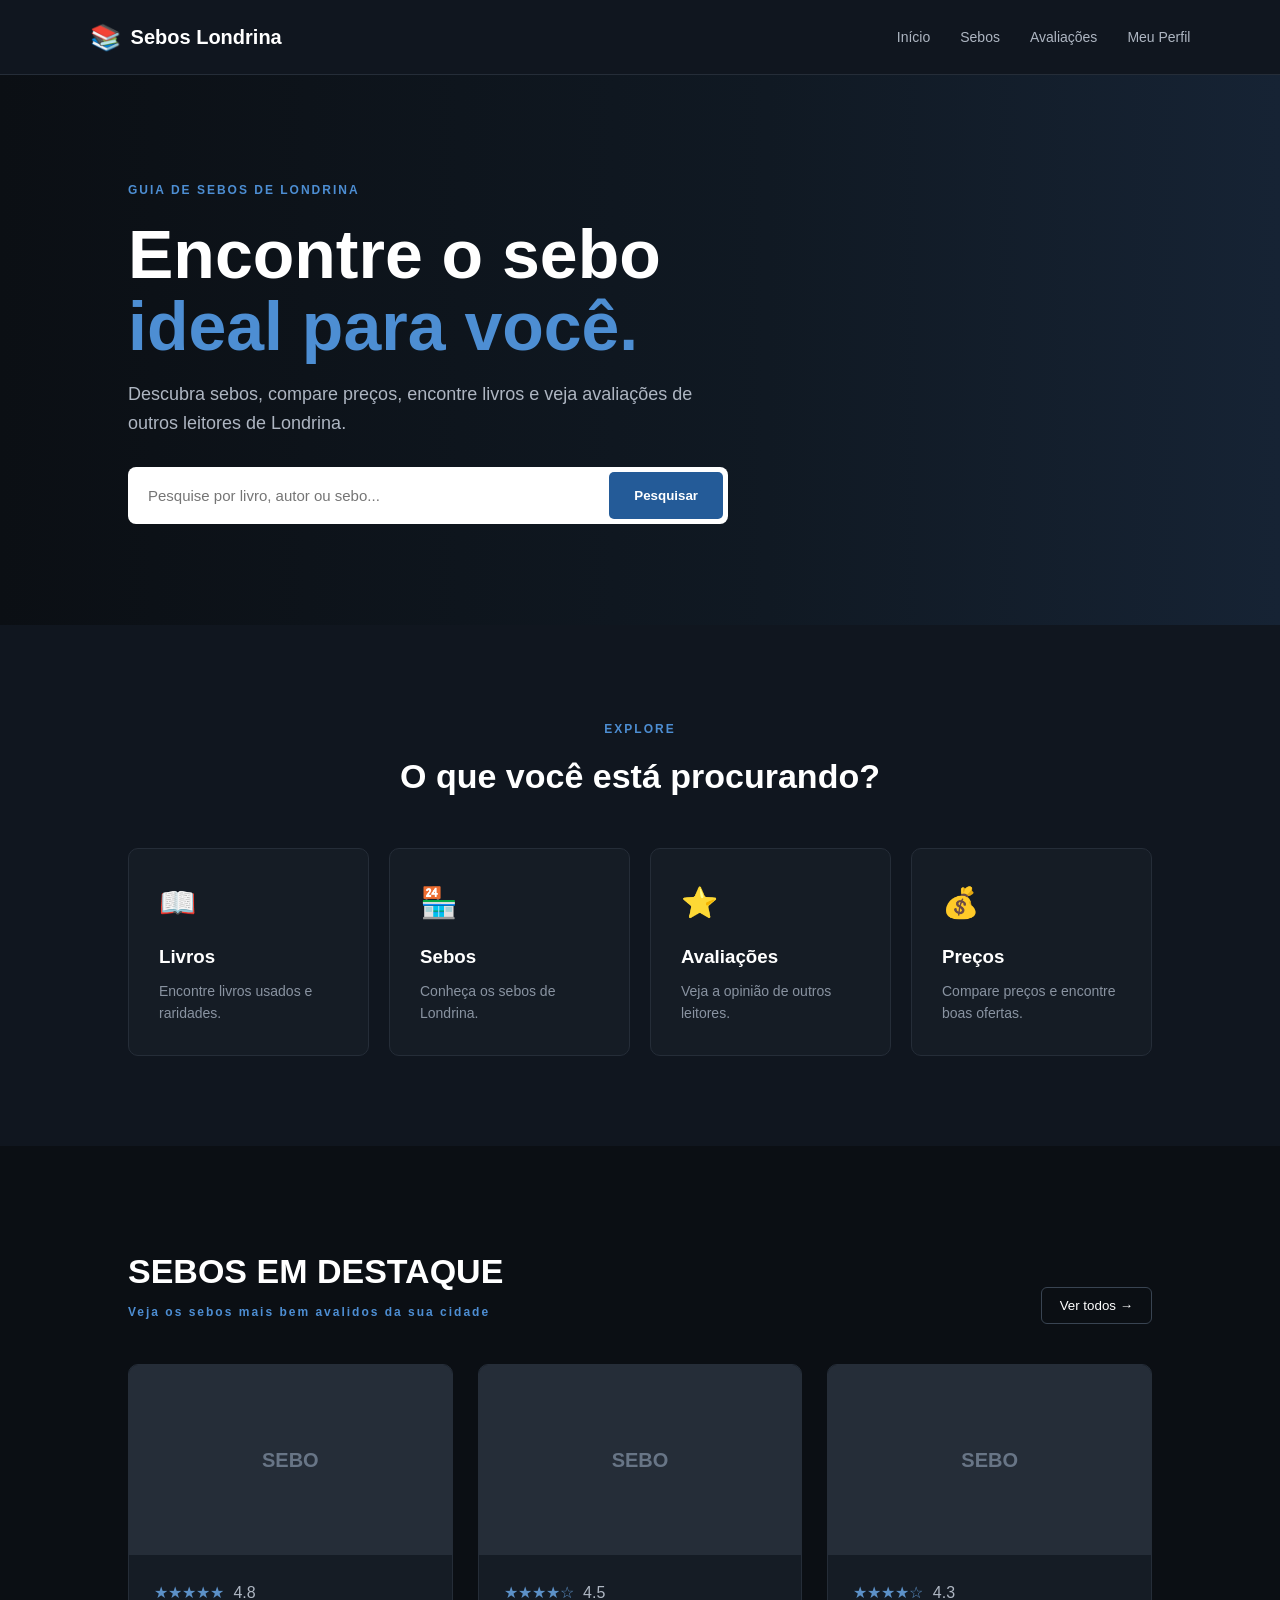
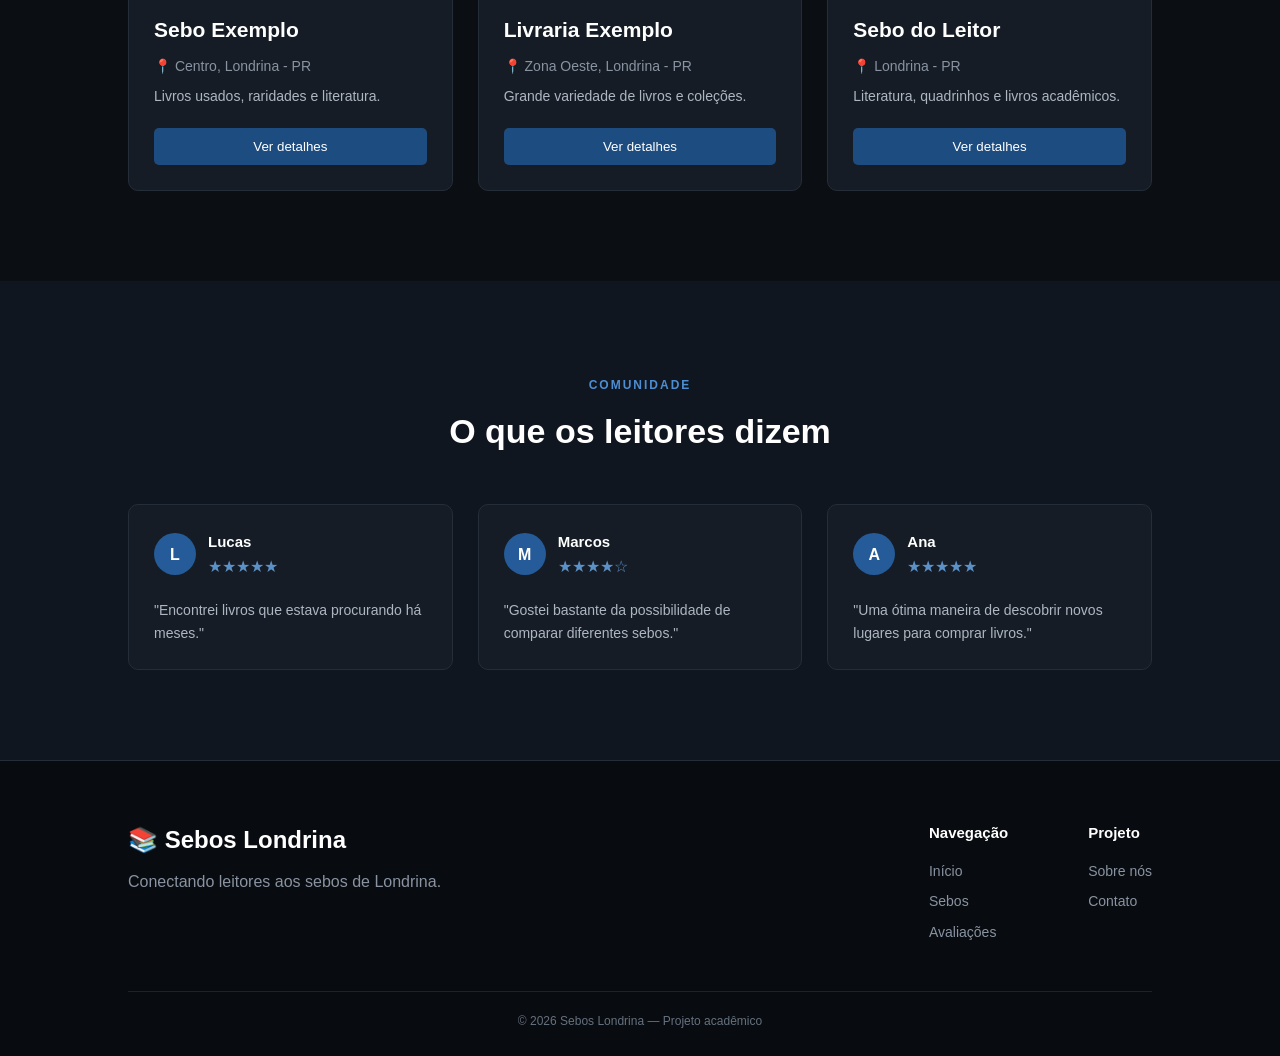
<file: feira_escola-main/projeto feira/templates/index.html>
<!DOCTYPE html>
<html lang="pt-BR">

<head>

    <meta charset="UTF-8">

    <meta name="viewport" content="width=device-width, initial-scale=1.0">

    <title>Sebos Londrina</title>

    <!-- CSS -->
    <link
        rel="stylesheet"
        href="../static/style.css"
    >

</head>


<body>


    <!-- =====================================
         CABEÇALHO
    ====================================== -->

    <header class="header">

        <div class="logo">

            <span>📚</span>

            <h1>
                Sebos Londrina
            </h1>

        </div>


        <nav class="navbar">

            <a href="/">
                Início
            </a>

            <a href="#sebos">
                Sebos
            </a>

            <a href="#avaliacoes">
                Avaliações
            </a>

            <a href="perfil.html">
                Meu Perfil
            </a>

        </nav>




    </header>



    <!-- =====================================
         CONTEÚDO PRINCIPAL
    ====================================== -->

    <main>


        <!-- HERO -->

        <section class="hero">

            <div class="hero-content">

                <span class="hero-tag">
                    GUIA DE SEBOS DE LONDRINA
                </span>


                <h2>

                    Encontre o sebo

                    <strong>
                        ideal para você.
                    </strong>

                </h2>


                <p>

                    Descubra sebos, compare preços,
                    encontre livros e veja avaliações
                    de outros leitores de Londrina.

                </p>


                <!-- PESQUISA -->

                <form
                    class="search-box"
                    action="/pesquisar"
                    method="GET"
                >

                    <input
                        type="text"
                        name="busca"
                        placeholder="Pesquise por livro, autor ou sebo..."
                        required
                    >


                    <button type="submit">
                        Pesquisar
                    </button>

                </form>

            </div>

        </section>



        <!-- =====================================
             CATEGORIAS
        ====================================== -->

        <section class="categories">

            <div class="section-title">

                <span>
                    EXPLORE
                </span>

                <h2>
                    O que você está procurando?
                </h2>

            </div>


            <div class="category-grid">


                <div class="category-card">

                    <div class="category-icon">
                        📖
                    </div>

                    <h3>
                        Livros
                    </h3>

                    <p>
                        Encontre livros usados
                        e raridades.
                    </p>

                </div>



                <div class="category-card">

                    <div class="category-icon">
                        🏪
                    </div>

                    <h3>
                        Sebos
                    </h3>

                    <p>
                        Conheça os sebos
                        de Londrina.
                    </p>

                </div>



                <div class="category-card">

                    <div class="category-icon">
                        ⭐
                    </div>

                    <h3>
                        Avaliações
                    </h3>

                    <p>
                        Veja a opinião
                        de outros leitores.
                    </p>

                </div>



                <div class="category-card">

                    <div class="category-icon">
                        💰
                    </div>

                    <h3>
                        Preços
                    </h3>

                    <p>
                        Compare preços e encontre
                        boas ofertas.
                    </p>

                </div>

            </div>

        </section>



        <!-- =====================================
             SEBOS
        ====================================== -->

        <section
            id="sebos"
            class="sebos-section"
        >

            <div class="section-heading">

                <div>

                   

                    <h2>
                        SEBOS EM DESTAQUE
                    </h2>
                    <span>
                        Veja os sebos mais bem avalidos da sua cidade 
                    </span>

                </div>


                <button class="view-all">
                    Ver todos →
                </button>

            </div>


            <div class="sebo-grid">


                <!-- SEBO 1 -->

                <article class="sebo-card">

                    <div class="sebo-image">
                        SEBO
                    </div>


                    <div class="sebo-info">

                        <div class="rating">
                            ★★★★★
                            <span>4.8</span>
                        </div>


                        <h3>
                            Sebo Exemplo
                        </h3>


                        <p class="location">
                            📍 Centro, Londrina - PR
                        </p>


                        <p>
                            Livros usados,
                            raridades e literatura.
                        </p>


                        <button class="details-btn">
                            Ver detalhes
                        </button>

                    </div>

                </article>



                <!-- SEBO 2 -->

                <article class="sebo-card">

                    <div class="sebo-image">
                        SEBO
                    </div>


                    <div class="sebo-info">

                        <div class="rating">
                            ★★★★☆
                            <span>4.5</span>
                        </div>


                        <h3>
                            Livraria Exemplo
                        </h3>


                        <p class="location">
                            📍 Zona Oeste, Londrina - PR
                        </p>


                        <p>
                            Grande variedade de
                            livros e coleções.
                        </p>


                        <button class="details-btn">
                            Ver detalhes
                        </button>

                    </div>

                </article>



                <!-- SEBO 3 -->

                <article class="sebo-card">

                    <div class="sebo-image">
                        SEBO
                    </div>


                    <div class="sebo-info">

                        <div class="rating">
                            ★★★★☆
                            <span>4.3</span>
                        </div>


                        <h3>
                            Sebo do Leitor
                        </h3>


                        <p class="location">
                            📍 Londrina - PR
                        </p>


                        <p>
                            Literatura, quadrinhos
                            e livros acadêmicos.
                        </p>


                        <button class="details-btn">
                            Ver detalhes
                        </button>

                    </div>

                </article>

            </div>

        </section>



        <!-- =====================================
             AVALIAÇÕES
        ====================================== -->

        <section
            id="avaliacoes"
            class="reviews-section"
        >

            <div class="section-title">

                <span>
                    COMUNIDADE
                </span>

                <h2>
                    O que os leitores dizem
                </h2>

            </div>


            <div class="review-grid">


                <div class="review-card">

                    <div class="review-top">

                        <div class="avatar">
                            L
                        </div>


                        <div>

                            <h3>
                                Lucas
                            </h3>

                            <span>
                                ★★★★★
                            </span>

                        </div>

                    </div>


                    <p>
                        "Encontrei livros que estava
                        procurando há meses."
                    </p>

                </div>



                <div class="review-card">

                    <div class="review-top">

                        <div class="avatar">
                            M
                        </div>


                        <div>

                            <h3>
                                Marcos
                            </h3>

                            <span>
                                ★★★★☆
                            </span>

                        </div>

                    </div>


                    <p>
                        "Gostei bastante da possibilidade
                        de comparar diferentes sebos."
                    </p>

                </div>



                <div class="review-card">

                    <div class="review-top">

                        <div class="avatar">
                            A
                        </div>


                        <div>

                            <h3>
                                Ana
                            </h3>

                            <span>
                                ★★★★★
                            </span>

                        </div>

                    </div>


                    <p>
                        "Uma ótima maneira de descobrir
                        novos lugares para comprar livros."
                    </p>

                </div>

            </div>

        </section>



    </main>



    <!-- =====================================
         RODAPÉ
    ====================================== -->

    <footer id="sobre">

        <div class="footer-content">

            <div class="footer-brand">

                <h2>
                    📚 Sebos Londrina
                </h2>


                <p>
                    Conectando leitores aos
                    sebos de Londrina.
                </p>

            </div>


            <div class="footer-links">

                <div>

                    <h3>
                        Navegação
                    </h3>

                    <a href="/">
                        Início
                    </a>

                    <a href="#sebos">
                        Sebos
                    </a>

                    <a href="#avaliacoes">
                        Avaliações
                    </a>

                </div>


                <div>

                    <h3>
                        Projeto
                    </h3>

                    <a href="#sobre">
                        Sobre nós
                    </a>

                    <a href="#">
                        Contato
                    </a>

                </div>

            </div>

        </div>


        <div class="copyright">

            © 2026 Sebos Londrina —
            Projeto acadêmico

        </div>

    </footer>


</body>

</html>
</file>
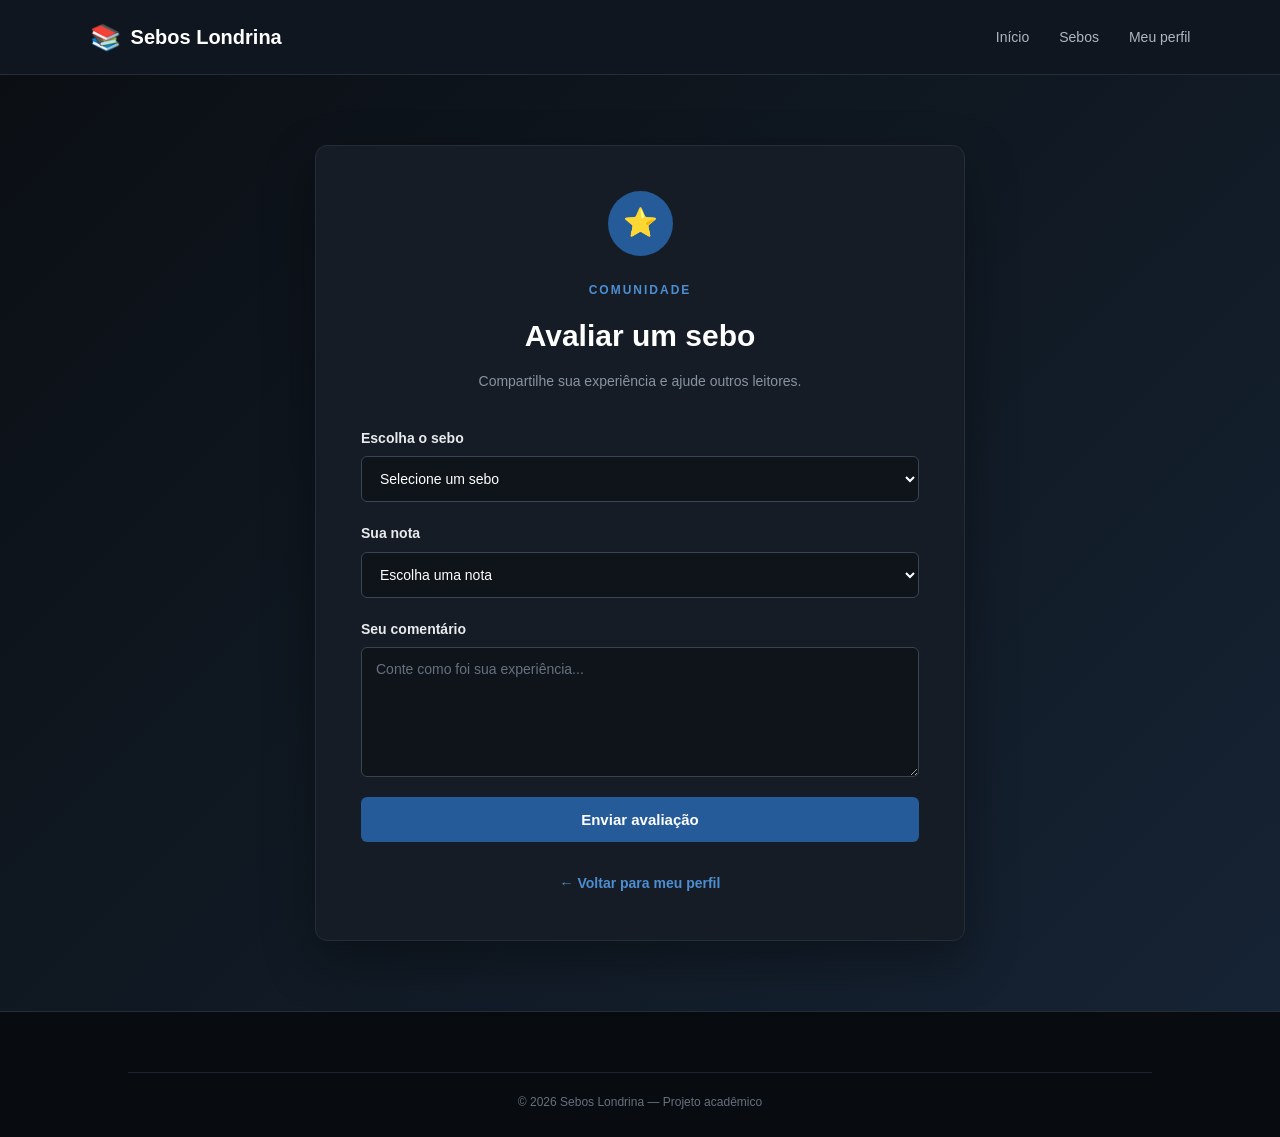
<file: feira_escola-main/projeto feira/templates/avaliar.html>
<!DOCTYPE html>
<html lang="pt-BR">

<head>

    <meta charset="UTF-8">

    <meta
        name="viewport"
        content="width=device-width, initial-scale=1.0"
    >

    <title>Avaliar Sebo - Sebos Londrina</title>

    <link
        rel="stylesheet"
        href="../static/style.css"
    >

</head>


<body>


    <!-- =====================================
         CABEÇALHO
    ====================================== -->

    <header class="header">

        <div class="logo">

            <span>📚</span>

            <h1>
                Sebos Londrina
            </h1>

        </div>


        <nav class="navbar">

            <a href="index.html">
                Início
            </a>

            <a href="resultado.html">
                Sebos
            </a>

            <a href="perfil.html">
                Meu perfil
            </a>

        </nav>

    </header>



    <!-- =====================================
         AVALIAÇÃO
    ====================================== -->

    <main class="evaluation-page">


        <section class="evaluation-card">


            <div class="evaluation-header">

                <div class="auth-icon">
                    ⭐
                </div>


                <span class="hero-tag">
                    COMUNIDADE
                </span>


                <h2>
                    Avaliar um sebo
                </h2>


                <p>
                    Compartilhe sua experiência
                    e ajude outros leitores.
                </p>

            </div>



            <!-- =====================================
                 FORMULÁRIO
            ====================================== -->

            <form class="evaluation-form">


                <!-- SEBO -->

                <div class="form-group">

                    <label for="sebo">

                        Escolha o sebo

                    </label>


                    <select
                        id="sebo"
                        name="sebo"
                        required
                    >

                        <option value="">

                            Selecione um sebo

                        </option>


                        <option value="1">

                            Sebo Exemplo

                        </option>


                        <option value="2">

                            Livraria Exemplo

                        </option>


                        <option value="3">

                            Sebo do Leitor

                        </option>

                    </select>

                </div>



                <!-- NOTA -->

                <div class="form-group">

                    <label for="nota">

                        Sua nota

                    </label>


                    <select
                        id="nota"
                        name="nota"
                        required
                    >

                        <option value="">

                            Escolha uma nota

                        </option>


                        <option value="5">

                            ⭐⭐⭐⭐⭐ — Excelente

                        </option>


                        <option value="4">

                            ⭐⭐⭐⭐ — Muito bom

                        </option>


                        <option value="3">

                            ⭐⭐⭐ — Bom

                        </option>


                        <option value="2">

                            ⭐⭐ — Regular

                        </option>


                        <option value="1">

                            ⭐ — Ruim

                        </option>

                    </select>

                </div>



                <!-- COMENTÁRIO -->

                <div class="form-group">

                    <label for="comentario">

                        Seu comentário

                    </label>


                    <textarea
                        id="comentario"
                        name="comentario"
                        rows="6"
                        placeholder="Conte como foi sua experiência..."
                        required
                    ></textarea>

                </div>



                <!-- BOTÃO -->

                <button
                    type="submit"
                    class="auth-button"
                >

                    Enviar avaliação

                </button>


            </form>



            <!-- VOLTAR -->

            <div class="auth-footer">

                <a href="perfil.html">

                    ← Voltar para meu perfil

                </a>

            </div>


        </section>


    </main>



    <!-- =====================================
         RODAPÉ
    ====================================== -->

    <footer>

        <div class="copyright">

            © 2026 Sebos Londrina —
            Projeto acadêmico

        </div>

    </footer>


</body>

</html>
</file>
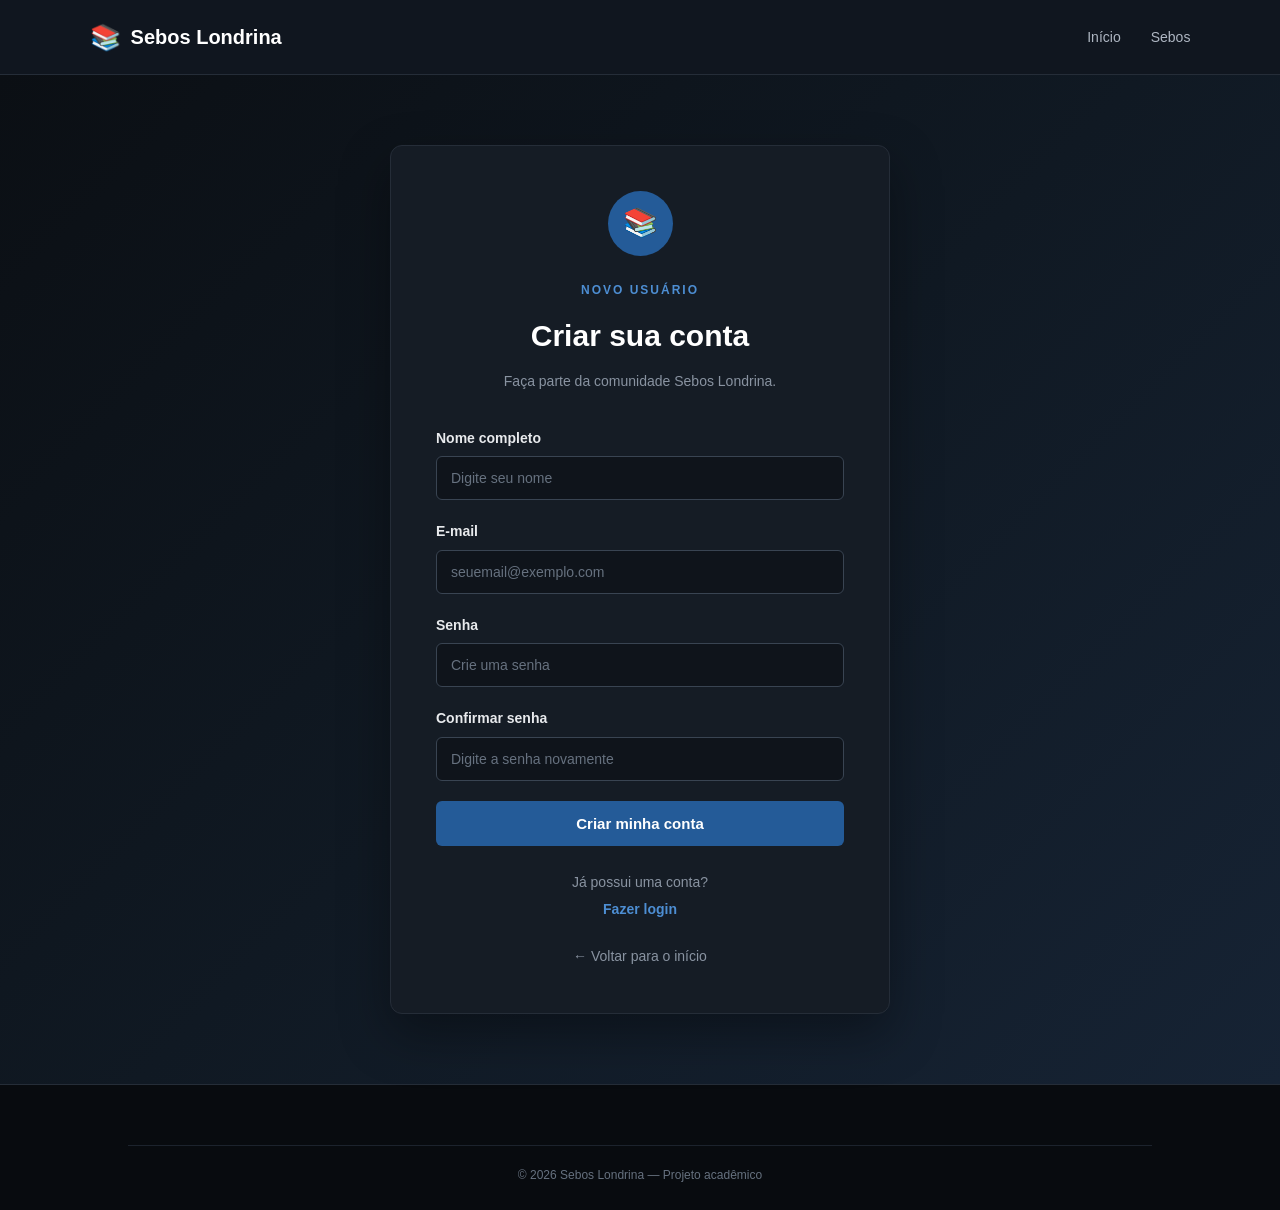
<file: feira_escola-main/projeto feira/templates/cadastro.html>
<!DOCTYPE html>
<html lang="pt-BR">

<head>

    <meta charset="UTF-8">

    <meta
        name="viewport"
        content="width=device-width, initial-scale=1.0"
    >

    <title>Cadastro - Sebos Londrina</title>

    <link
        rel="stylesheet"
        href="../static/style.css"
    >

</head>

<body>

    <header class="header">

        <div class="logo">

            <span>📚</span>

            <h1>
                Sebos Londrina
            </h1>

        </div>

        <nav class="navbar">

            <a href="index.html">
                Início
            </a>

            <a href="resultado.html">
                Sebos
            </a>

        </nav>

    </header>


    <main class="auth-page">

        <section class="auth-card">

            <div class="auth-header">

                <div class="auth-icon">
                    📚
                </div>

                <span class="hero-tag">
                    NOVO USUÁRIO
                </span>

                <h2>
                    Criar sua conta
                </h2>

                <p>
                    Faça parte da comunidade
                    Sebos Londrina.
                </p>

            </div>


            <form class="auth-form">

                <div class="form-group">

                    <label for="nome">
                        Nome completo
                    </label>

                    <input
                        type="text"
                        id="nome"
                        name="nome"
                        placeholder="Digite seu nome"
                        required
                    >

                </div>


                <div class="form-group">

                    <label for="email">
                        E-mail
                    </label>

                    <input
                        type="email"
                        id="email"
                        name="email"
                        placeholder="seuemail@exemplo.com"
                        required
                    >

                </div>


                <div class="form-group">

                    <label for="senha">
                        Senha
                    </label>

                    <input
                        type="password"
                        id="senha"
                        name="senha"
                        placeholder="Crie uma senha"
                        required
                    >

                </div>


                <div class="form-group">

                    <label for="confirmar_senha">
                        Confirmar senha
                    </label>

                    <input
                        type="password"
                        id="confirmar_senha"
                        name="confirmar_senha"
                        placeholder="Digite a senha novamente"
                        required
                    >

                </div>


                <button
                    type="submit"
                    class="auth-button"
                >

                    Criar minha conta

                </button>

            </form>


            <div class="auth-footer">

                <p>
                    Já possui uma conta?
                </p>

                <a href="login.html">
                    Fazer login
                </a>

            </div>


            <a
                href="index.html"
                class="back-link"
            >

                ← Voltar para o início

            </a>

        </section>

    </main>


    <footer>

        <div class="copyright">

            © 2026 Sebos Londrina —
            Projeto acadêmico

        </div>

    </footer>

</body>

</html>
</file>
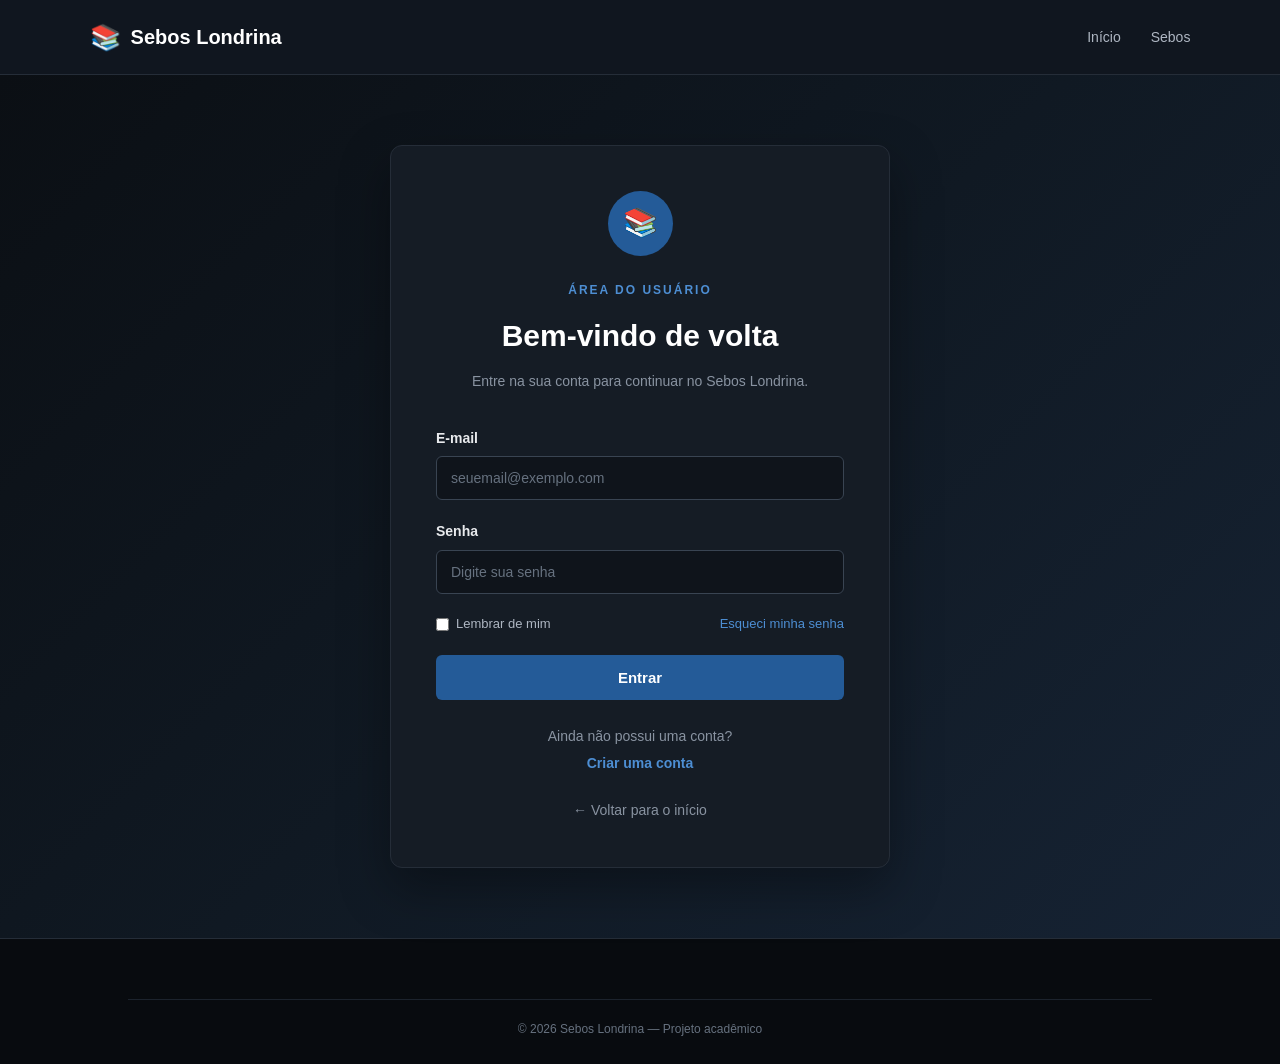
<file: feira_escola-main/projeto feira/templates/login.html>
<!DOCTYPE html>
<html lang="pt-BR">

<head>

    <meta charset="UTF-8">

    <meta
        name="viewport"
        content="width=device-width, initial-scale=1.0"
    >

    <title>Login - Sebos Londrina</title>

    <link
        rel="stylesheet"
        href="../static/style.css"
    >

</head>

<body>

    <header class="header">

        <div class="logo">

            <span>📚</span>

            <h1>
                Sebos Londrina
            </h1>

        </div>

        <nav class="navbar">

            <a href="index.html">
                Início
            </a>

            <a href="resultado.html">
                Sebos
            </a>

        </nav>

    </header>


    <main class="auth-page">

        <section class="auth-card">

            <div class="auth-header">

                <div class="auth-icon">
                    📚
                </div>

                <span class="hero-tag">
                    ÁREA DO USUÁRIO
                </span>

                <h2>
                    Bem-vindo de volta
                </h2>

                <p>
                    Entre na sua conta para
                    continuar no Sebos Londrina.
                </p>

            </div>


            <form class="auth-form">

                <div class="form-group">

                    <label for="email">
                        E-mail
                    </label>

                    <input
                        type="email"
                        id="email"
                        name="email"
                        placeholder="seuemail@exemplo.com"
                        required
                    >

                </div>


                <div class="form-group">

                    <label for="senha">
                        Senha
                    </label>

                    <input
                        type="password"
                        id="senha"
                        name="senha"
                        placeholder="Digite sua senha"
                        required
                    >

                </div>


                <div class="form-options">

                    <label class="remember">

                        <input
                            type="checkbox"
                            name="lembrar"
                        >

                        Lembrar de mim

                    </label>

                    <a href="#">
                        Esqueci minha senha
                    </a>

                </div>


                <button
                    type="submit"
                    class="auth-button"
                >

                    Entrar

                </button>

            </form>


            <div class="auth-footer">

                <p>
                    Ainda não possui uma conta?
                </p>

                <a href="cadastro.html">
                    Criar uma conta
                </a>

            </div>


            <a
                href="index.html"
                class="back-link"
            >

                ← Voltar para o início

            </a>

        </section>

    </main>


    <footer>

        <div class="copyright">

            © 2026 Sebos Londrina —
            Projeto acadêmico

        </div>

    </footer>

</body>

</html>
</file>
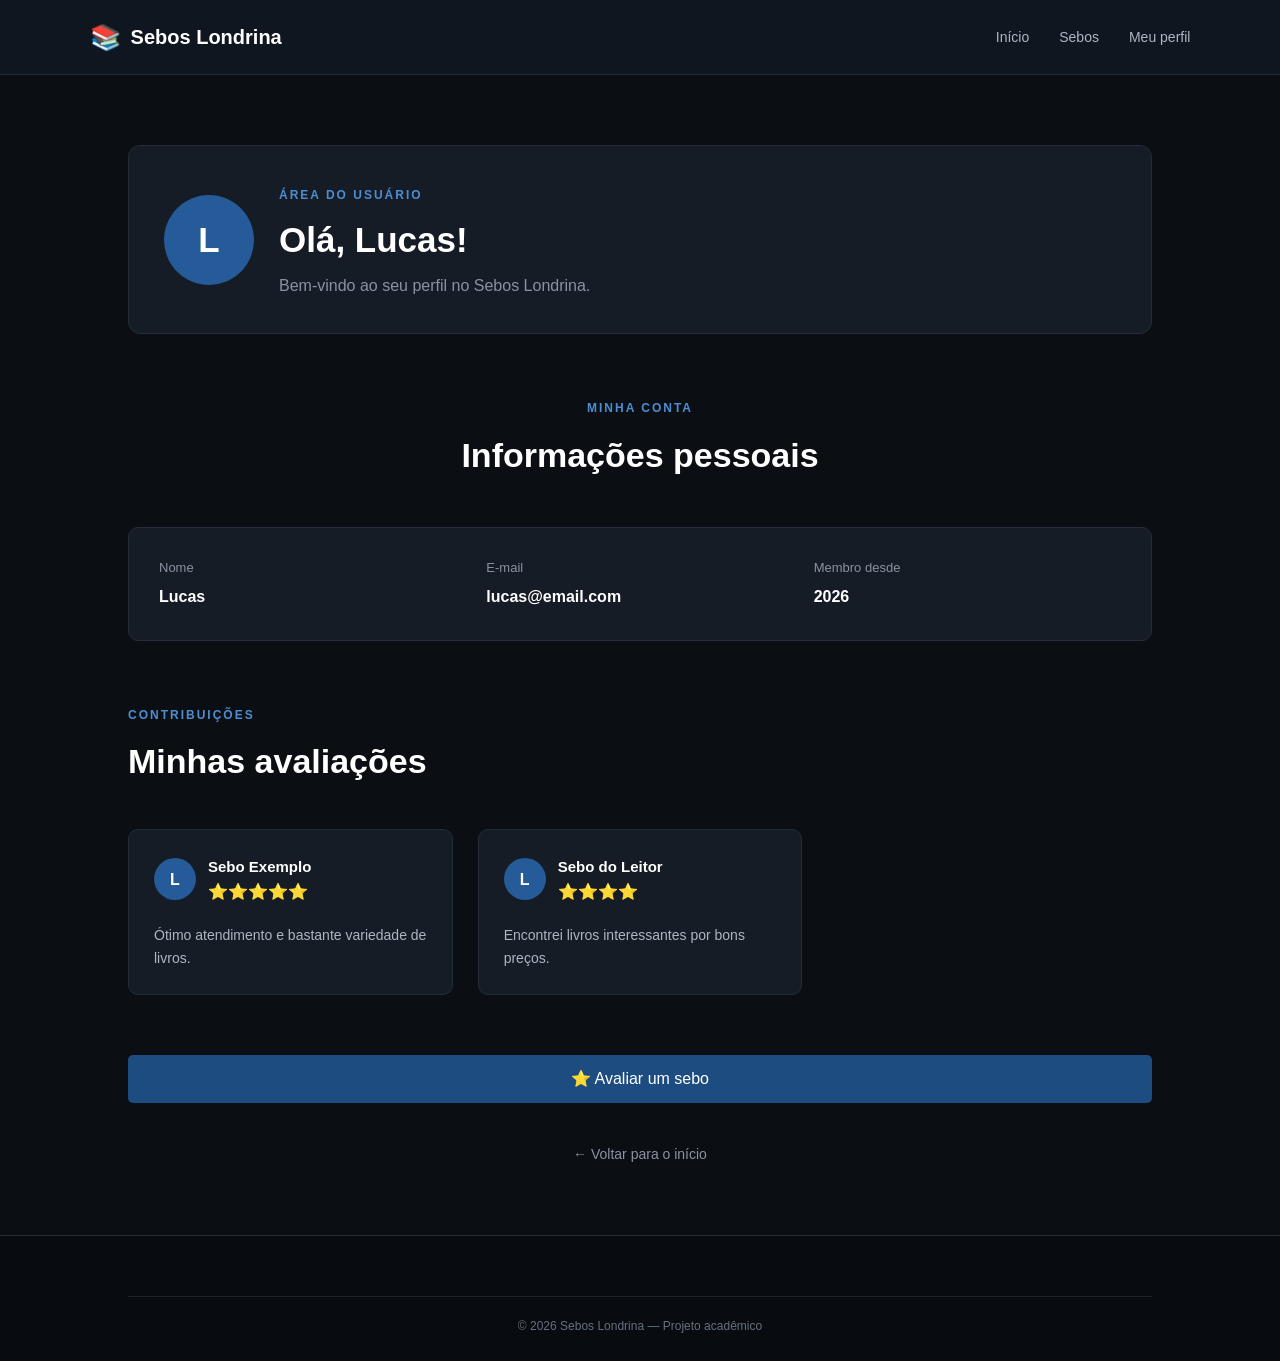
<file: feira_escola-main/projeto feira/templates/perfil.html>
<!DOCTYPE html>
<html lang="pt-BR">

<head>

    <meta charset="UTF-8">

    <meta
        name="viewport"
        content="width=device-width, initial-scale=1.0"
    >

    <title>Meu Perfil - Sebos Londrina</title>

    <link
        rel="stylesheet"
        href="../static/style.css"
    >

</head>


<body>


    <!-- =====================================
         CABEÇALHO
    ====================================== -->

    <header class="header">

        <div class="logo">

            <span>📚</span>

            <h1>
                Sebos Londrina
            </h1>

        </div>


        <nav class="navbar">

            <a href="index.html">
                Início
            </a>

            <a href="resultado.html">
                Sebos
            </a>

            <a href="perfil.html">
                Meu perfil
            </a>

        </nav>

    </header>



    <!-- =====================================
         PERFIL
    ====================================== -->

    <main class="profile-page">


        <section class="profile-header">


            <div class="profile-avatar">
                L
            </div>


            <div class="profile-info">

                <span class="hero-tag">
                    ÁREA DO USUÁRIO
                </span>

                <h2>
                    Olá, Lucas!
                </h2>

                <p>
                    Bem-vindo ao seu perfil
                    no Sebos Londrina.
                </p>

            </div>


        </section>



        <!-- =====================================
             DADOS DA CONTA
        ====================================== -->

        <section class="profile-section">


            <div class="section-title">

                <span>
                    MINHA CONTA
                </span>

                <h2>
                    Informações pessoais
                </h2>

            </div>


            <div class="profile-card">


                <div class="profile-field">

                    <span>
                        Nome
                    </span>

                    <strong>
                        Lucas
                    </strong>

                </div>


                <div class="profile-field">

                    <span>
                        E-mail
                    </span>

                    <strong>
                        lucas@email.com
                    </strong>

                </div>


                <div class="profile-field">

                    <span>
                        Membro desde
                    </span>

                    <strong>
                        2026
                    </strong>

                </div>


            </div>

        </section>



        <!-- =====================================
             MINHAS AVALIAÇÕES
        ====================================== -->

        <section class="profile-section">


            <div class="section-heading">

                <div>

                    <span>
                        CONTRIBUIÇÕES
                    </span>

                    <h2>
                        Minhas avaliações
                    </h2>

                </div>

            </div>


            <div class="review-grid">


                <article class="review-card">


                    <div class="review-top">

                        <div class="avatar">
                            L
                        </div>


                        <div>

                            <h3>
                                Sebo Exemplo
                            </h3>

                            <span>
                                ⭐⭐⭐⭐⭐
                            </span>

                        </div>

                    </div>


                    <p>

                        Ótimo atendimento e
                        bastante variedade de livros.

                    </p>


                </article>



                <article class="review-card">


                    <div class="review-top">

                        <div class="avatar">
                            L
                        </div>


                        <div>

                            <h3>
                                Sebo do Leitor
                            </h3>

                            <span>
                                ⭐⭐⭐⭐
                            </span>

                        </div>

                    </div>


                    <p>

                        Encontrei livros interessantes
                        por bons preços.

                    </p>


                </article>


            </div>

        </section>



        <!-- =====================================
             AÇÕES
        ====================================== -->

        <section class="profile-actions">


            <a
                href="avaliar.html"
                class="details-btn"
            >

                ⭐ Avaliar um sebo

            </a>


            <a
                href="index.html"
                class="back-link"
            >

                ← Voltar para o início

            </a>


        </section>


    </main>



    <!-- =====================================
         RODAPÉ
    ====================================== -->

    <footer>

        <div class="copyright">

            © 2026 Sebos Londrina —
            Projeto acadêmico

        </div>

    </footer>


</body>

</html>
</file>
<file: feira_escola-main/projeto feira/static/style.css>
/* =========================================
   RESET
========================================= */

* {
    margin: 0;
    padding: 0;
    box-sizing: border-box;
}

html {
    scroll-behavior: smooth;
}

body {
    font-family: Arial, Helvetica, sans-serif;
    background-color: #0b0f14;
    color: #e8eaed;
    line-height: 1.6;
}

a {
    text-decoration: none;
    color: inherit;
}

button {
    font-family: inherit;
    cursor: pointer;
}


/* =========================================
   CABEÇALHO
========================================= */

.header {
    width: 100%;
    min-height: 75px;

    display: flex;
    align-items: center;
    justify-content: space-between;

    padding: 0 7%;

    background-color: #10161f;

    border-bottom: 1px solid #252d38;

    position: sticky;
    top: 0;

    z-index: 100;
}

.logo {
    display: flex;
    align-items: center;
    gap: 10px;
}

.logo span {
    font-size: 25px;
}

.logo h1 {
    font-size: 20px;
    color: #ffffff;
}

.navbar {
    display: flex;
    gap: 30px;
}

.navbar a {
    color: #aeb6c2;
    font-size: 14px;
    transition: 0.3s;
}

.navbar a:hover {
    color: #4d8ed3;
}

.user-area {
    display: flex;
    gap: 10px;
}

.login-btn,
.register-btn {
    padding: 9px 18px;
    border-radius: 6px;
    font-size: 14px;
}

.login-btn {
    background: transparent;
    border: 1px solid #394452;
    color: #ffffff;
}

.register-btn {
    background: #245b98;
    border: 1px solid #245b98;
    color: #ffffff;
}

.login-btn:hover {
    background: #1a222d;
}

.register-btn:hover {
    background: #2e70b8;
}


/* =========================================
   HERO
========================================= */

.hero {
    min-height: 550px;

    display: flex;
    align-items: center;

    padding: 80px 10%;

    background:
        linear-gradient(
            90deg,
            #0b0f14 0%,
            #101923 60%,
            #162334 100%
        );
}

.hero-content {
    max-width: 700px;
}

.hero-tag,
.section-title span,
.section-heading span,
.cta span {
    color: #4d8ed3;
    font-size: 12px;
    font-weight: bold;
    letter-spacing: 2px;
}

.hero h2 {
    margin: 18px 0;

    font-size: clamp(40px, 6vw, 68px);

    line-height: 1.05;

    color: #ffffff;
}

.hero h2 strong {
    display: block;
    color: #4d8ed3;
}

.hero p {
    max-width: 600px;

    color: #aeb6c2;

    font-size: 18px;

    margin-bottom: 30px;
}


/* =========================================
   PESQUISA
========================================= */

.search-box {
    max-width: 650px;

    display: flex;

    background: #ffffff;

    padding: 5px;

    border-radius: 8px;
}

.search-box input {
    flex: 1;

    border: none;

    outline: none;

    padding: 15px;

    font-size: 15px;

    color: #111820;
}

.search-box button {
    border: none;

    border-radius: 5px;

    padding: 0 25px;

    background: #245b98;

    color: #ffffff;

    font-weight: bold;
}

.search-box button:hover {
    background: #2e70b8;
}


/* =========================================
   SEÇÕES
========================================= */

.categories,
.sebos-section,
.reviews-section {
    padding: 90px 10%;
}

.categories,
.reviews-section {
    background: #10161f;
}

.section-title {
    text-align: center;
    margin-bottom: 45px;
}

.section-title h2,
.section-heading h2 {
    margin-top: 8px;

    font-size: 34px;

    color: #ffffff;
}


/* =========================================
   CATEGORIAS
========================================= */

.category-grid {
    display: grid;

    grid-template-columns: repeat(4, 1fr);

    gap: 20px;
}

.category-card {
    padding: 30px;

    background: #151c25;

    border: 1px solid #252d38;

    border-radius: 10px;

    transition: 0.3s;
}

.category-card:hover {
    transform: translateY(-5px);

    border-color: #315f91;
}

.category-icon {
    font-size: 30px;
    margin-bottom: 15px;
}

.category-card h3 {
    color: #ffffff;
    margin-bottom: 8px;
}

.category-card p {
    color: #8993a1;
    font-size: 14px;
}


/* =========================================
   SEBOS
========================================= */

.sebos-section {
    background: #0b0f14;
}

.section-heading {
    display: flex;

    align-items: end;

    justify-content: space-between;

    margin-bottom: 40px;
}

.view-all {
    padding: 10px 18px;

    background: transparent;

    border: 1px solid #394452;

    border-radius: 6px;

    color: #ffffff;
}

.view-all:hover {
    background: #151c25;
}

.sebo-grid {
    display: grid;

    grid-template-columns: repeat(3, 1fr);

    gap: 25px;
}

.sebo-card {
    overflow: hidden;

    background: #151c25;

    border: 1px solid #252d38;

    border-radius: 10px;
}

.sebo-image {
    height: 190px;

    display: flex;

    align-items: center;

    justify-content: center;

    background: #252d38;

    color: #687586;

    font-size: 20px;

    font-weight: bold;
}

.sebo-info {
    padding: 25px;
}

.rating {
    color: #5c91c8;
    margin-bottom: 8px;
}

.rating span {
    color: #aeb6c2;
    margin-left: 5px;
}

.sebo-info h3 {
    color: #ffffff;
    font-size: 21px;
}

.location {
    color: #8993a1;
    font-size: 14px;
    margin: 8px 0;
}

.sebo-info > p:not(.location) {
    color: #aeb6c2;
    font-size: 14px;
    margin-bottom: 20px;
}

.details-btn {
    display: inline-block;

    width: 100%;

    padding: 11px;

    background: #1d4d80;

    border: none;

    border-radius: 5px;

    color: #ffffff;

    text-align: center;

    transition: 0.3s;
}

.details-btn:hover {
    background: #2869a8;
}


/* =========================================
   AVALIAÇÕES
========================================= */

.review-grid {
    display: grid;

    grid-template-columns: repeat(3, 1fr);

    gap: 25px;
}

.review-card {
    padding: 25px;

    background: #151c25;

    border: 1px solid #252d38;

    border-radius: 10px;
}

.review-top {
    display: flex;

    align-items: center;

    gap: 12px;

    margin-bottom: 20px;
}

.avatar {
    width: 42px;
    height: 42px;

    display: flex;

    align-items: center;

    justify-content: center;

    border-radius: 50%;

    background: #245b98;

    color: #ffffff;

    font-weight: bold;
}

.review-top h3 {
    font-size: 15px;
    color: #ffffff;
}

.review-top span {
    color: #5c91c8;
}

.review-card p {
    color: #aeb6c2;
    font-size: 14px;
}


/* =========================================
   CTA
========================================= */

.cta {
    margin: 80px 10%;

    padding: 55px;

    display: flex;

    align-items: center;

    justify-content: space-between;

    background: #162334;

    border: 1px solid #29425e;

    border-radius: 12px;
}

.cta h2 {
    max-width: 650px;

    margin: 10px 0;

    color: #ffffff;

    font-size: 32px;
}

.cta p {
    color: #aeb6c2;
}

.cta-button {
    padding: 14px 25px;

    border: none;

    border-radius: 6px;

    background: #2b68a7;

    color: #ffffff;

    font-weight: bold;
}

.cta-button:hover {
    background: #367cbd;
}


/* =========================================
   PÁGINAS DE LOGIN E CADASTRO
========================================= */

.auth-page {
    min-height: calc(100vh - 75px);

    display: flex;

    align-items: center;

    justify-content: center;

    padding: 70px 5%;

    background:
        linear-gradient(
            135deg,
            #0b0f14,
            #101923,
            #162334
        );
}

.auth-card {
    width: 100%;
    max-width: 500px;

    padding: 45px;

    background: #151c25;

    border: 1px solid #252d38;

    border-radius: 12px;

    box-shadow: 0 20px 50px rgba(0, 0, 0, 0.35);
}

.auth-header {
    text-align: center;

    margin-bottom: 35px;
}

.auth-icon {
    width: 65px;
    height: 65px;

    display: flex;

    align-items: center;

    justify-content: center;

    margin: 0 auto 20px;

    border-radius: 50%;

    background: #245b98;

    font-size: 28px;
}

.auth-header h2 {
    margin: 10px 0;

    color: #ffffff;

    font-size: 30px;
}

.auth-header p {
    color: #8993a1;

    font-size: 14px;
}


/* =========================================
   FORMULÁRIOS
========================================= */

.auth-form,
.evaluation-form {
    display: flex;

    flex-direction: column;

    gap: 20px;
}

.form-group {
    display: flex;

    flex-direction: column;

    gap: 7px;
}

.form-group label {
    color: #e8eaed;

    font-size: 14px;

    font-weight: bold;
}

.form-group input,
.form-group select,
.form-group textarea {
    width: 100%;

    padding: 13px 14px;

    border: 1px solid #394452;

    border-radius: 6px;

    background: #0f141b;

    color: #ffffff;

    font-family: inherit;

    font-size: 14px;

    outline: none;

    transition: 0.3s;
}

.form-group textarea {
    resize: vertical;

    min-height: 130px;
}

.form-group input:focus,
.form-group select:focus,
.form-group textarea:focus {
    border-color: #4d8ed3;

    box-shadow: 0 0 0 2px rgba(77, 142, 211, 0.12);
}

.form-group input::placeholder,
.form-group textarea::placeholder {
    color: #66717f;
}

.form-options {
    display: flex;

    align-items: center;

    justify-content: space-between;

    gap: 15px;

    font-size: 13px;
}

.form-options a {
    color: #4d8ed3;
}

.remember {
    display: flex;

    align-items: center;

    gap: 7px;

    color: #aeb6c2;
}

.auth-button {
    width: 100%;

    padding: 14px;

    border: none;

    border-radius: 6px;

    background: #245b98;

    color: #ffffff;

    font-weight: bold;

    font-size: 15px;

    transition: 0.3s;
}

.auth-button:hover {
    background: #2e70b8;
}

.auth-footer {
    margin-top: 25px;

    text-align: center;

    color: #8993a1;

    font-size: 14px;
}

.auth-footer a {
    display: inline-block;

    margin-top: 5px;

    color: #4d8ed3;

    font-weight: bold;
}

.back-link {
    display: block;

    margin-top: 25px;

    text-align: center;

    color: #8993a1;

    font-size: 14px;

    transition: 0.3s;
}

.back-link:hover {
    color: #4d8ed3;
}


/* =========================================
   PÁGINA DO SEBO
========================================= */

.sebo-detail-hero {
    padding: 80px 10%;

    display: flex;

    align-items: center;

    gap: 50px;

    background:
        linear-gradient(
            90deg,
            #0b0f14,
            #162334
        );
}

.sebo-detail-image {
    width: 280px;
    height: 280px;

    flex-shrink: 0;

    display: flex;

    align-items: center;

    justify-content: center;

    border-radius: 12px;

    background: #252d38;

    border: 1px solid #394452;

    font-size: 80px;
}

.sebo-detail-info {
    max-width: 700px;
}

.sebo-detail-info h2 {
    margin: 12px 0;

    color: #ffffff;

    font-size: clamp(35px, 5vw, 55px);
}

.sebo-detail-info p {
    color: #aeb6c2;

    margin: 12px 0;
}

.detail-rating {
    color: #5c91c8;

    font-size: 20px;

    font-weight: bold;
}

.detail-rating span {
    color: #8993a1;

    font-size: 14px;
}

.detail-section {
    padding: 80px 10%;

    background: #0b0f14;
}

.detail-section:nth-of-type(even) {
    background: #10161f;
}

.info-grid {
    display: grid;

    grid-template-columns: repeat(3, 1fr);

    gap: 25px;
}

.info-card {
    padding: 25px;

    background: #151c25;

    border: 1px solid #252d38;

    border-radius: 10px;
}

.info-icon {
    font-size: 28px;

    margin-bottom: 15px;
}

.info-card h3 {
    color: #ffffff;

    margin-bottom: 8px;
}

.info-card p {
    color: #8993a1;

    font-size: 14px;
}

.book-grid {
    display: grid;

    grid-template-columns: repeat(3, 1fr);

    gap: 25px;
}

.book-card {
    padding: 25px;

    background: #151c25;

    border: 1px solid #252d38;

    border-radius: 10px;
}

.book-icon {
    font-size: 35px;

    margin-bottom: 15px;
}

.book-card h3 {
    color: #ffffff;

    margin-bottom: 5px;
}

.book-card p {
    color: #8993a1;

    margin-bottom: 12px;

    font-size: 14px;
}

.book-card strong {
    color: #4d8ed3;
}


/* =========================================
   PERFIL
========================================= */

.profile-page {
    min-height: calc(100vh - 75px);

    padding: 70px 10%;

    background: #0b0f14;
}

.profile-header {
    display: flex;

    align-items: center;

    gap: 25px;

    padding: 35px;

    margin-bottom: 60px;

    background: #151c25;

    border: 1px solid #252d38;

    border-radius: 12px;
}

.profile-avatar {
    width: 90px;
    height: 90px;

    display: flex;

    align-items: center;

    justify-content: center;

    flex-shrink: 0;

    border-radius: 50%;

    background: #245b98;

    color: #ffffff;

    font-size: 35px;

    font-weight: bold;
}

.profile-info h2 {
    color: #ffffff;

    font-size: 35px;

    margin: 5px 0;
}

.profile-info p {
    color: #8993a1;
}

.profile-section {
    margin-bottom: 60px;
}

.profile-card {
    display: grid;

    grid-template-columns: repeat(3, 1fr);

    gap: 20px;

    padding: 30px;

    background: #151c25;

    border: 1px solid #252d38;

    border-radius: 10px;
}

.profile-field {
    display: flex;

    flex-direction: column;

    gap: 5px;
}

.profile-field span {
    color: #8993a1;

    font-size: 13px;
}

.profile-field strong {
    color: #ffffff;

    font-size: 16px;
}

.profile-actions {
    display: flex;

    flex-direction: column;

    align-items: center;

    gap: 15px;
}


/* =========================================
   AVALIAÇÃO
========================================= */

.evaluation-page {
    min-height: calc(100vh - 75px);

    display: flex;

    align-items: center;

    justify-content: center;

    padding: 70px 5%;

    background:
        linear-gradient(
            135deg,
            #0b0f14,
            #101923,
            #162334
        );
}

.evaluation-card {
    width: 100%;

    max-width: 650px;

    padding: 45px;

    background: #151c25;

    border: 1px solid #252d38;

    border-radius: 12px;

    box-shadow: 0 20px 50px rgba(0, 0, 0, 0.35);
}

.evaluation-header {
    text-align: center;

    margin-bottom: 35px;
}

.evaluation-header h2 {
    margin: 10px 0;

    color: #ffffff;

    font-size: 30px;
}

.evaluation-header p {
    color: #8993a1;

    font-size: 14px;
}


/* =========================================
   RODAPÉ
========================================= */

footer {
    background: #080b0f;

    padding: 60px 10% 25px;

    border-top: 1px solid #252d38;
}

.footer-content {
    display: flex;

    justify-content: space-between;

    padding-bottom: 40px;
}

.footer-brand h2 {
    color: #ffffff;
}

.footer-brand p {
    margin-top: 10px;

    color: #8993a1;
}

.footer-links {
    display: flex;

    gap: 80px;
}

.footer-links h3 {
    margin-bottom: 15px;

    color: #ffffff;

    font-size: 15px;
}

.footer-links a {
    display: block;

    margin-bottom: 8px;

    color: #8993a1;

    font-size: 14px;
}

.footer-links a:hover {
    color: #4d8ed3;
}

.copyright {
    padding-top: 20px;

    border-top: 1px solid #1c232d;

    text-align: center;

    color: #66717f;

    font-size: 12px;
}


/* =========================================
   RESPONSIVIDADE
========================================= */

@media (max-width: 900px) {

    .navbar {
        display: none;
    }

    .category-grid {
        grid-template-columns: repeat(2, 1fr);
    }

    .sebo-grid,
    .review-grid,
    .info-grid,
    .book-grid {
        grid-template-columns: 1fr;
    }

    .cta {
        flex-direction: column;

        align-items: flex-start;

        gap: 25px;
    }

    .sebo-detail-hero {
        flex-direction: column;

        align-items: flex-start;
    }

    .profile-card {
        grid-template-columns: 1fr;
    }
}


@media (max-width: 600px) {

    .header {
        padding: 0 5%;
    }

    .user-area .login-btn {
        display: none;
    }

    .hero,
    .categories,
    .sebos-section,
    .reviews-section,
    .detail-section {
        padding-left: 5%;
        padding-right: 5%;
    }

    .hero h2 {
        font-size: 42px;
    }

    .search-box {
        flex-direction: column;

        gap: 5px;
    }

    .search-box button {
        padding: 13px;
    }

    .category-grid {
        grid-template-columns: 1fr;
    }

    .section-heading {
        align-items: flex-start;

        flex-direction: column;

        gap: 15px;
    }

    .cta {
        margin: 50px 5%;

        padding: 35px;
    }

    .footer-content {
        flex-direction: column;

        gap: 40px;
    }

    .auth-card,
    .evaluation-card {
        padding: 30px 22px;
    }

    .form-options {
        align-items: flex-start;

        flex-direction: column;
    }

    .sebo-detail-hero {
        padding: 60px 5%;
    }

    .sebo-detail-image {
        width: 100%;
        height: 220px;
    }

    .sebo-detail-info h2 {
        font-size: 38px;
    }

    .profile-page {
        padding: 50px 5%;
    }

    .profile-header {
        align-items: flex-start;

        flex-direction: column;
    }

    .profile-info h2 {
        font-size: 30px;
    }
}
</file>
